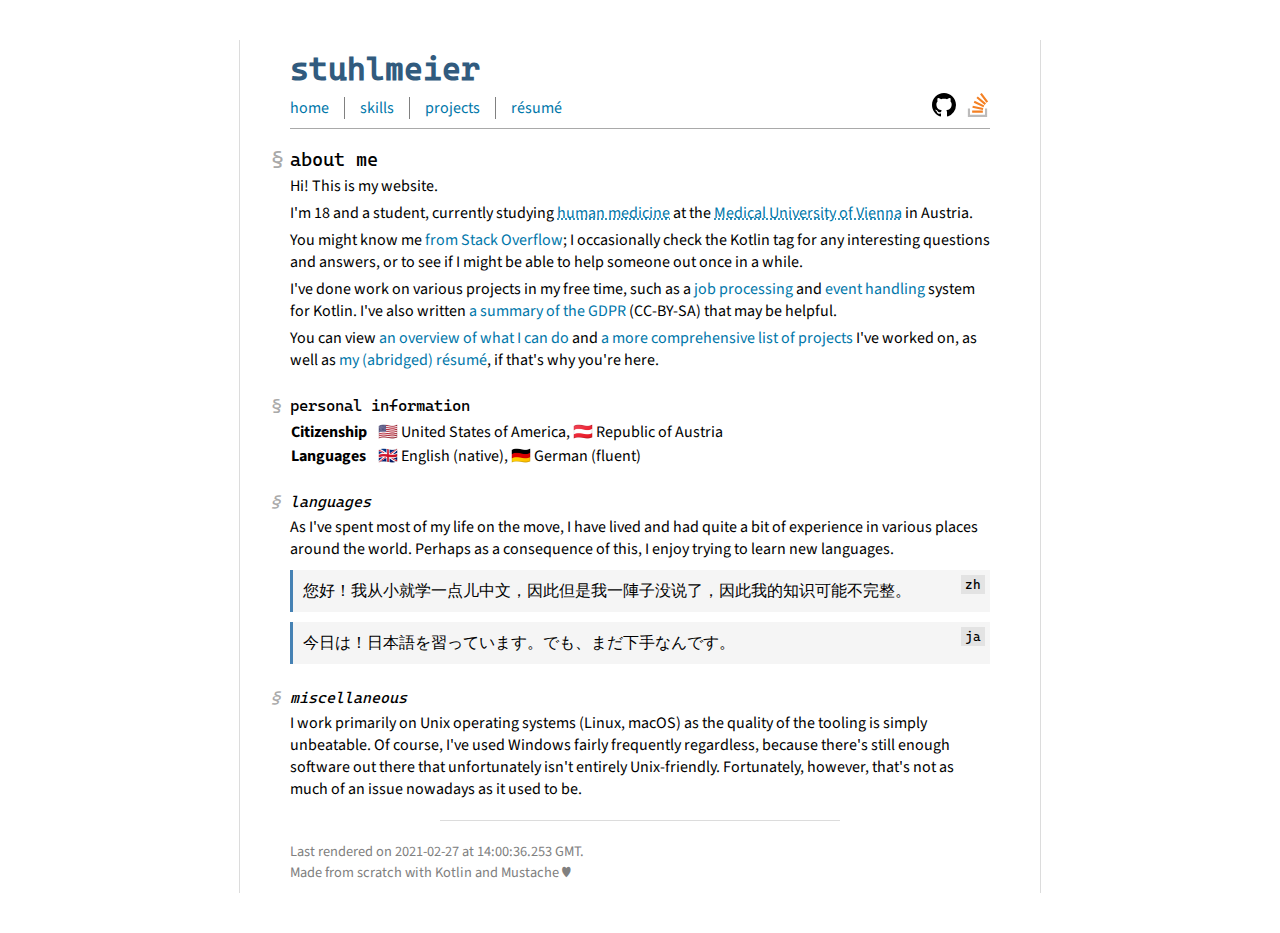
<file: index.html>
<!DOCTYPE html><html lang="en" class="theme-light"><head><meta charset="UTF-8"><meta name="viewport" content="width=480, maximum-scale=1.0"><title>stuhlmeier</title><script src="https://twemoji.maxcdn.com/v/latest/twemoji.min.js" crossorigin="anonymous"></script><link rel="stylesheet" href="/static/css/base.css"></head><body><div id="container"><div id="container-head"><h1><em>stuhlmeier</em></h1><div id="nav-container"><nav id="left-nav"><ul><li><a href="/">Home</a></li><li><a href="/overview">Skills</a></li><li><a href="/projects">Projects</a></li><li><a href="/resume">Résumé</a></li></ul></nav><nav id="right-nav"><ul><li><a href="https://github.com/stuhlmeier/"><img src="/static/image/logo/github.svg" alt="GitHub"/></a></li><li><a href="https://stackoverflow.com/users/7366707/moira"><img src="/static/image/logo/stackoverflow.svg" alt="StackOverflow"/></a></li></ul></nav></div></div><hr><main><section><h2 id="about">About me</h2><p> Hi! This is my website. </p><p> I'm 18 and a student, currently studying <a href="https://www.meduniwien.ac.at/web/studium-weiterbildung/das-diplomstudium-humanmedizin/"><abbr title="Humanmedizin">human medicine</abbr></a> at the <a href="https://www.meduniwien.ac.at/web/"><abbr title="Medizinische Universität Wien">Medical University of Vienna</abbr></a> in Austria. </p><p> You might know me <a href="https://stackoverflow.com/users/7366707/moira">from Stack Overflow</a>; I occasionally check the Kotlin tag for any interesting questions and answers, or to see if I might be able to help someone out once in a while. </p><p> I've done work on various projects in my free time, such as a <a href="https://github.com/stuhlmeier/kotlin-taskqueue">job processing</a> and <a href="https://github.com/stuhlmeier/kotlin-events">event handling</a> system for Kotlin. I've also written <a href="https://github.com/stuhlmeier/gdpr">a summary of the GDPR</a> (CC-BY-SA) that may be helpful. </p><p> You can view <a href="/overview">an overview of what I can do</a> and <a href="/projects">a more comprehensive list of projects</a> I've worked on, as well as <a href="/resume">my (abridged) résumé</a>, if that's why you're here. </p></section><section><h3 id="personal">Personal information</h3><div><table><tbody><tr><th scope="row">Citizenship</th><td>🇺🇸 United States of America, 🇦🇹 Republic of Austria</td></tr><tr><th scope="row">Languages</th><td>🇬🇧 English (native), 🇩🇪 German (fluent)</td></tr></tbody></table></div><section><h4 id="misc">Languages</h3><p> As I've spent most of my life on the move, I have lived and had quite a bit of experience in various places around the world. Perhaps as a consequence of this, I enjoy trying to learn new languages. </p><div class="block"><div class="special"><span class="tag">zh</span></div> 您好！我从小就学一点儿中文，因此但是我一陣子没说了，因此我的知识可能不完整。 </div><div class="block"><div class="special"><span class="tag">ja</span></div> 今日は！日本語を習っています。でも、まだ下手なんです。 </div></section></section><section><h4 id="misc">Miscellaneous</h3><p> I work primarily on Unix operating systems (Linux, macOS) as the quality of the tooling is simply unbeatable. Of course, I've used Windows fairly frequently regardless, because there's still enough software out there that unfortunately isn't entirely Unix-friendly. Fortunately, however, that's not as much of an issue nowadays as it used to be. </p></section></main><hr><footer id="container-foot"><p id="timestamp">Last rendered on 2021-02-27 at 14:00:36.253 GMT.</p><p>Made from scratch with Kotlin and Mustache ♥</p></footer></div><script>
        const query = [...new Array(6).keys()].map(i => `main section h${i + 1}:first-child`).join(", ");
        for (const heading of document.querySelectorAll(query)) {
            if (heading.id) {
                const link = document.createElement("a");
                link.classList.add("heading-anchor");

                link.href = `#${heading.id}`;

                heading.prepend(link);
            }
        }
    </script><script>
        for (const block of document.querySelectorAll(".block[id]")) {
            if (block.id) {
                let special = block.querySelector(".special");
                if (!special) {
                    special = document.createElement("div");
                    special.classList.add("special");

                    block.prepend(special);
                }

                const link = document.createElement("a");
                link.classList.add("block-anchor");

                link.href = `#${block.id}`;
                link.innerHTML = "§";

                special.append(link);
            }
        }
    </script><script>
        twemoji.parse(document.body);
    </script></body></html>
</file>
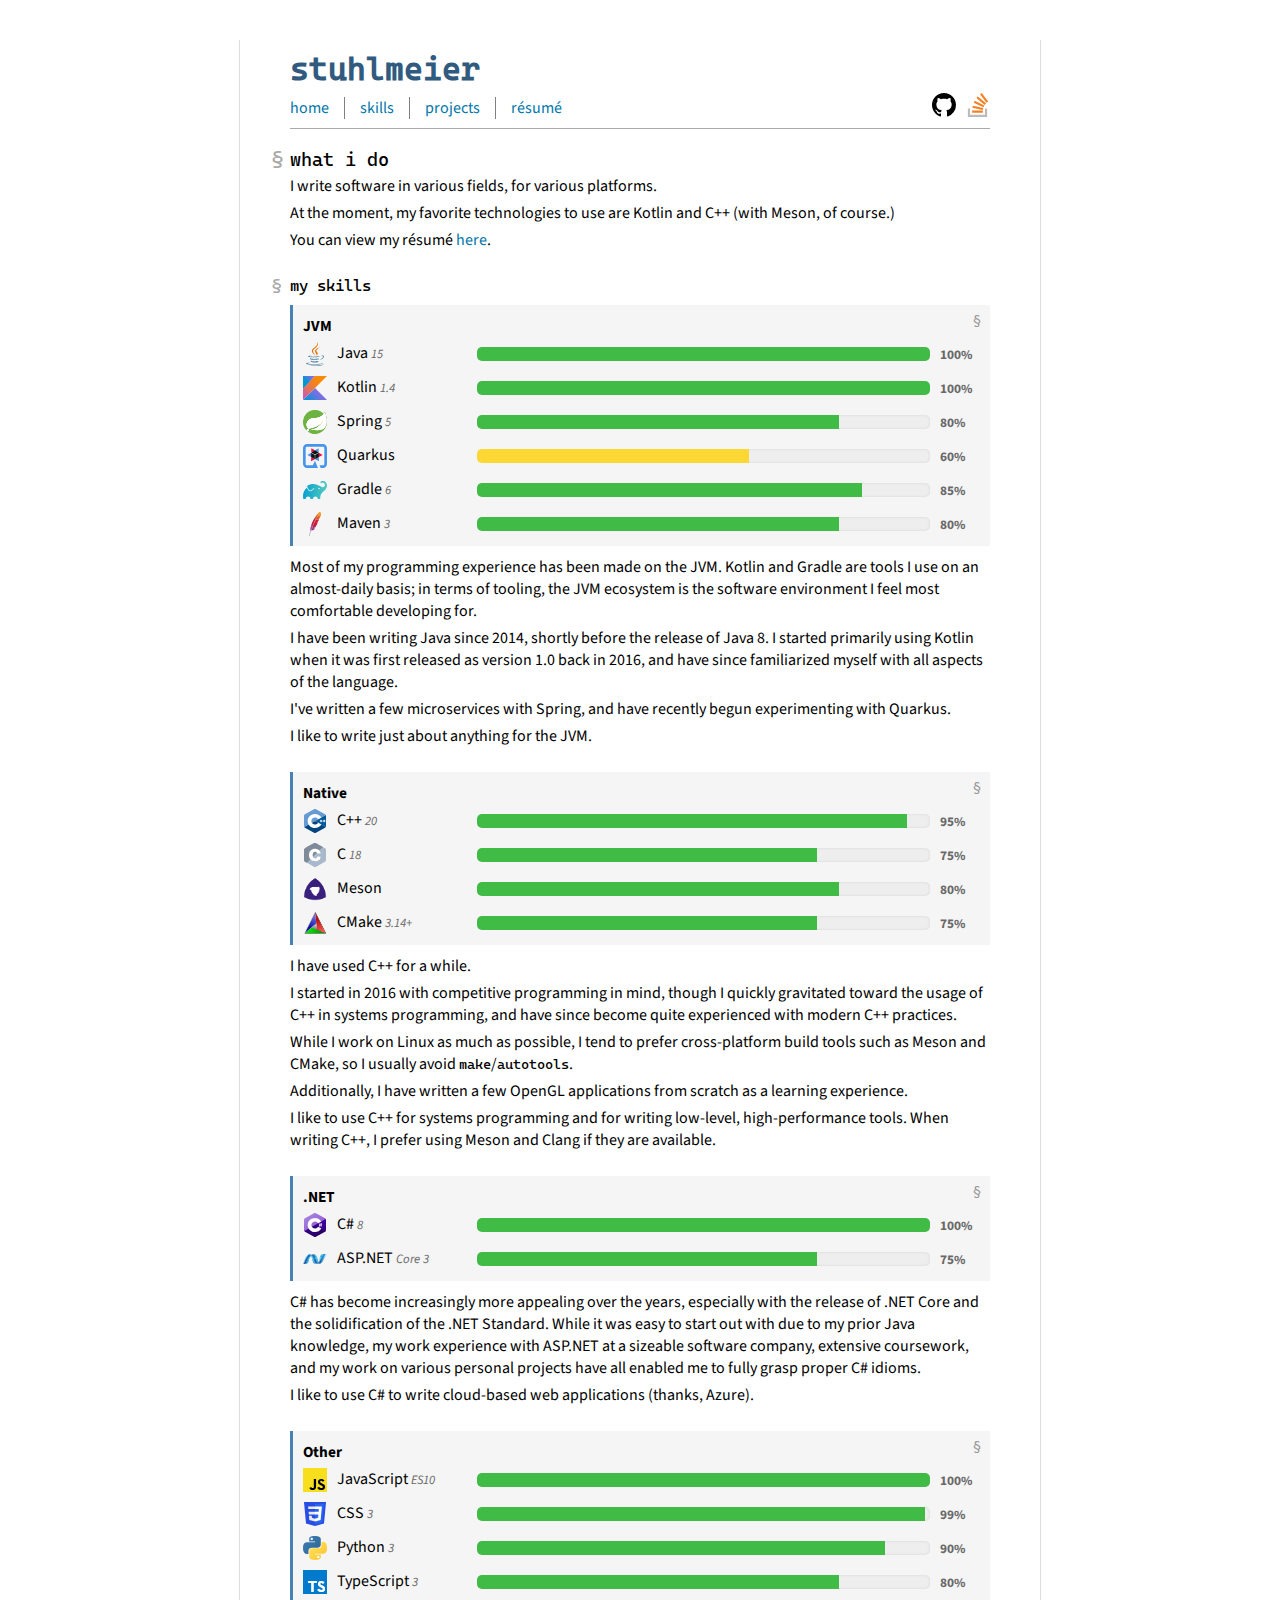
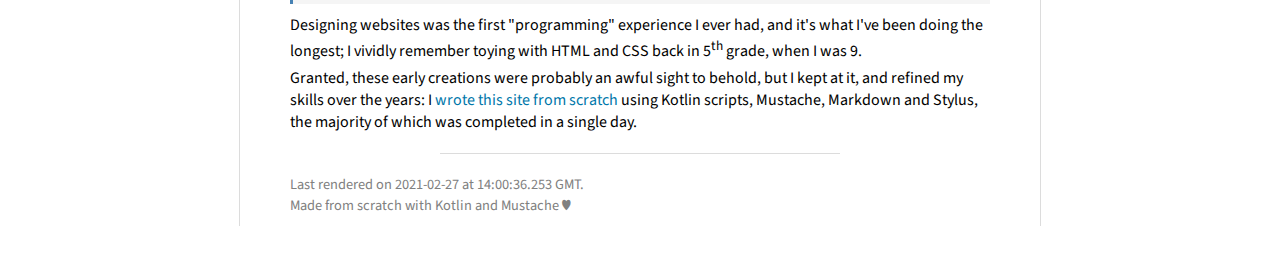
<file: overview/index.html>
<!DOCTYPE html><html lang="en" class="theme-light"><head><meta charset="UTF-8"><meta name="viewport" content="width=480, maximum-scale=1.0"><title>stuhlmeier</title><script src="https://twemoji.maxcdn.com/v/latest/twemoji.min.js" crossorigin="anonymous"></script><link rel="stylesheet" href="/static/css/base.css"><link rel="stylesheet" href="/static/css/overview.css"></head><body><div id="container"><div id="container-head"><h1><em>stuhlmeier</em></h1><div id="nav-container"><nav id="left-nav"><ul><li><a href="/">Home</a></li><li><a href="/overview">Skills</a></li><li><a href="/projects">Projects</a></li><li><a href="/resume">Résumé</a></li></ul></nav><nav id="right-nav"><ul><li><a href="https://github.com/stuhlmeier/"><img src="/static/image/logo/github.svg" alt="GitHub"/></a></li><li><a href="https://stackoverflow.com/users/7366707/moira"><img src="/static/image/logo/stackoverflow.svg" alt="StackOverflow"/></a></li></ul></nav></div></div><hr><main><section><h2 id="top">What I do</h3><p> I write software in various fields, for various platforms. </p><p> At the moment, my favorite technologies to use are Kotlin and C++ (with Meson, of course.) </p><p> You can view my résumé <a href="/resume">here</a>. </p></section><section><h3 id="skills">My skills</h3><section><div class="block" id="jvm"><h4>JVM</h4><div class="overview"><div class="entry"><img class="icon" src="/static/image/logo/java.svg"/><span class="name">Java <span class="qualifier">15</span></span><div class="meter meter-good" title="5.0/5.0"><div style="width: 100%"></div></div><span class="indicator">100%</span></div><div class="entry"><img class="icon" src="/static/image/logo/kotlin.svg"/><span class="name">Kotlin <span class="qualifier">1.4</span></span><div class="meter meter-good" title="5.0/5.0"><div style="width: 100%"></div></div><span class="indicator">100%</span></div><div class="entry"><img class="icon" src="/static/image/logo/spring.svg"/><span class="name">Spring <span class="qualifier">5</span></span><div class="meter meter-good" title="4.0/5.0"><div style="width: 80%"></div></div><span class="indicator">80%</span></div><div class="entry"><img class="icon" src="/static/image/logo/quarkus.svg"/><span class="name">Quarkus</span><div class="meter meter-ok" title="3.0/5.0"><div style="width: 60%"></div></div><span class="indicator">60%</span></div><div class="entry"><img class="icon" src="/static/image/logo/gradle.svg"/><span class="name">Gradle <span class="qualifier">6</span></span><div class="meter meter-good" title="4.25/5.0"><div style="width: 85%"></div></div><span class="indicator">85%</span></div><div class="entry"><img class="icon" src="/static/image/logo/apache.svg"/><span class="name">Maven <span class="qualifier">3</span></span><div class="meter meter-good" title="4.0/5.0"><div style="width: 80%"></div></div><span class="indicator">80%</span></div></div></div><p>Most of my programming experience has been made on the JVM. Kotlin and Gradle are tools I use on an almost-daily basis; in terms of tooling, the JVM ecosystem is the software environment I feel most comfortable developing for.</p><p>I have been writing Java since 2014, shortly before the release of Java 8. I started primarily using Kotlin when it was first released as version 1.0 back in 2016, and have since familiarized myself with all aspects of the language.</p><p>I've written a few microservices with Spring, and have recently begun experimenting with Quarkus.</p><p>I like to write just about anything for the JVM.</p></section><section><div class="block" id="native"><h4>Native</h4><div class="overview"><div class="entry"><img class="icon" src="/static/image/logo/cpp.svg"/><span class="name">C++ <span class="qualifier">20</span></span><div class="meter meter-good" title="4.75/5.0"><div style="width: 95%"></div></div><span class="indicator">95%</span></div><div class="entry"><img class="icon" src="/static/image/logo/c.svg"/><span class="name">C <span class="qualifier">18</span></span><div class="meter meter-good" title="3.75/5.0"><div style="width: 75%"></div></div><span class="indicator">75%</span></div><div class="entry"><img class="icon" src="/static/image/logo/meson.png"/><span class="name">Meson</span><div class="meter meter-good" title="4.0/5.0"><div style="width: 80%"></div></div><span class="indicator">80%</span></div><div class="entry"><img class="icon" src="/static/image/logo/cmake.svg"/><span class="name">CMake <span class="qualifier">3.14+</span></span><div class="meter meter-good" title="3.75/5.0"><div style="width: 75%"></div></div><span class="indicator">75%</span></div></div></div><p>I have used C++ for a while.</p><p>I started in 2016 with competitive programming in mind, though I quickly gravitated toward the usage of C++ in systems programming, and have since become quite experienced with modern C++ practices.</p><p>While I work on Linux as much as possible, I tend to prefer cross-platform build tools such as Meson and CMake, so I usually avoid <code>make</code>/<code>autotools</code>.</p><p>Additionally, I have written a few OpenGL applications from scratch as a learning experience.</p><p>I like to use C++ for systems programming and for writing low-level, high-performance tools. When writing C++, I prefer using Meson and Clang if they are available.</p></section><section><div class="block" id="dotnet"><h4>.NET</h4><div class="overview"><div class="entry"><img class="icon" src="/static/image/logo/cs.svg"/><span class="name">C# <span class="qualifier">8</span></span><div class="meter meter-good" title="5.0/5.0"><div style="width: 100%"></div></div><span class="indicator">100%</span></div><div class="entry"><img class="icon" src="/static/image/logo/net.svg"/><span class="name">ASP.NET <span class="qualifier">Core 3</span></span><div class="meter meter-good" title="3.75/5.0"><div style="width: 75%"></div></div><span class="indicator">75%</span></div></div></div><p>C# has become increasingly more appealing over the years, especially with the release of .NET Core and the solidification of the .NET Standard. While it was easy to start out with due to my prior Java knowledge, my work experience with ASP.NET at a sizeable software company, extensive coursework, and my work on various personal projects have all enabled me to fully grasp proper C# idioms.</p><p>I like to use C# to write cloud-based web applications (thanks, Azure).</p></section><section><div class="block" id="misc"><h4>Other</h4><div class="overview"><div class="entry"><img class="icon" src="/static/image/logo/js.svg"/><span class="name">JavaScript <span class="qualifier">ES10</span></span><div class="meter meter-good" title="5.0/5.0"><div style="width: 100%"></div></div><span class="indicator">100%</span></div><div class="entry"><img class="icon" src="/static/image/logo/css3.svg"/><span class="name">CSS <span class="qualifier">3</span></span><div class="meter meter-good" title="4.95/5.0"><div style="width: 99%"></div></div><span class="indicator">99%</span></div><div class="entry"><img class="icon" src="/static/image/logo/python.svg"/><span class="name">Python <span class="qualifier">3</span></span><div class="meter meter-good" title="4.5/5.0"><div style="width: 90%"></div></div><span class="indicator">90%</span></div><div class="entry"><img class="icon" src="/static/image/logo/ts.svg"/><span class="name">TypeScript <span class="qualifier">3</span></span><div class="meter meter-good" title="4.0/5.0"><div style="width: 80%"></div></div><span class="indicator">80%</span></div></div></div><p>Designing websites was the first "programming" experience I ever had, and it's what I've been doing the longest; I vividly remember toying with HTML and CSS back in 5<sup>th</sup> grade, when I was 9.</p><p>Granted, these early creations were probably an awful sight to behold, but I kept at it, and refined my skills over the years: I <a href="https://github.com/stuhlmeier/stuhlmeier.github.io/">wrote this site from scratch</a> using Kotlin scripts, Mustache, Markdown and Stylus, the majority of which was completed in a single day.</p></section></section></main><hr><footer id="container-foot"><p id="timestamp">Last rendered on 2021-02-27 at 14:00:36.253 GMT.</p><p>Made from scratch with Kotlin and Mustache ♥</p></footer></div><script>
        const query = [...new Array(6).keys()].map(i => `main section h${i + 1}:first-child`).join(", ");
        for (const heading of document.querySelectorAll(query)) {
            if (heading.id) {
                const link = document.createElement("a");
                link.classList.add("heading-anchor");

                link.href = `#${heading.id}`;

                heading.prepend(link);
            }
        }
    </script><script>
        for (const block of document.querySelectorAll(".block[id]")) {
            if (block.id) {
                let special = block.querySelector(".special");
                if (!special) {
                    special = document.createElement("div");
                    special.classList.add("special");

                    block.prepend(special);
                }

                const link = document.createElement("a");
                link.classList.add("block-anchor");

                link.href = `#${block.id}`;
                link.innerHTML = "§";

                special.append(link);
            }
        }
    </script><script>
        twemoji.parse(document.body);
    </script></body></html>
</file>
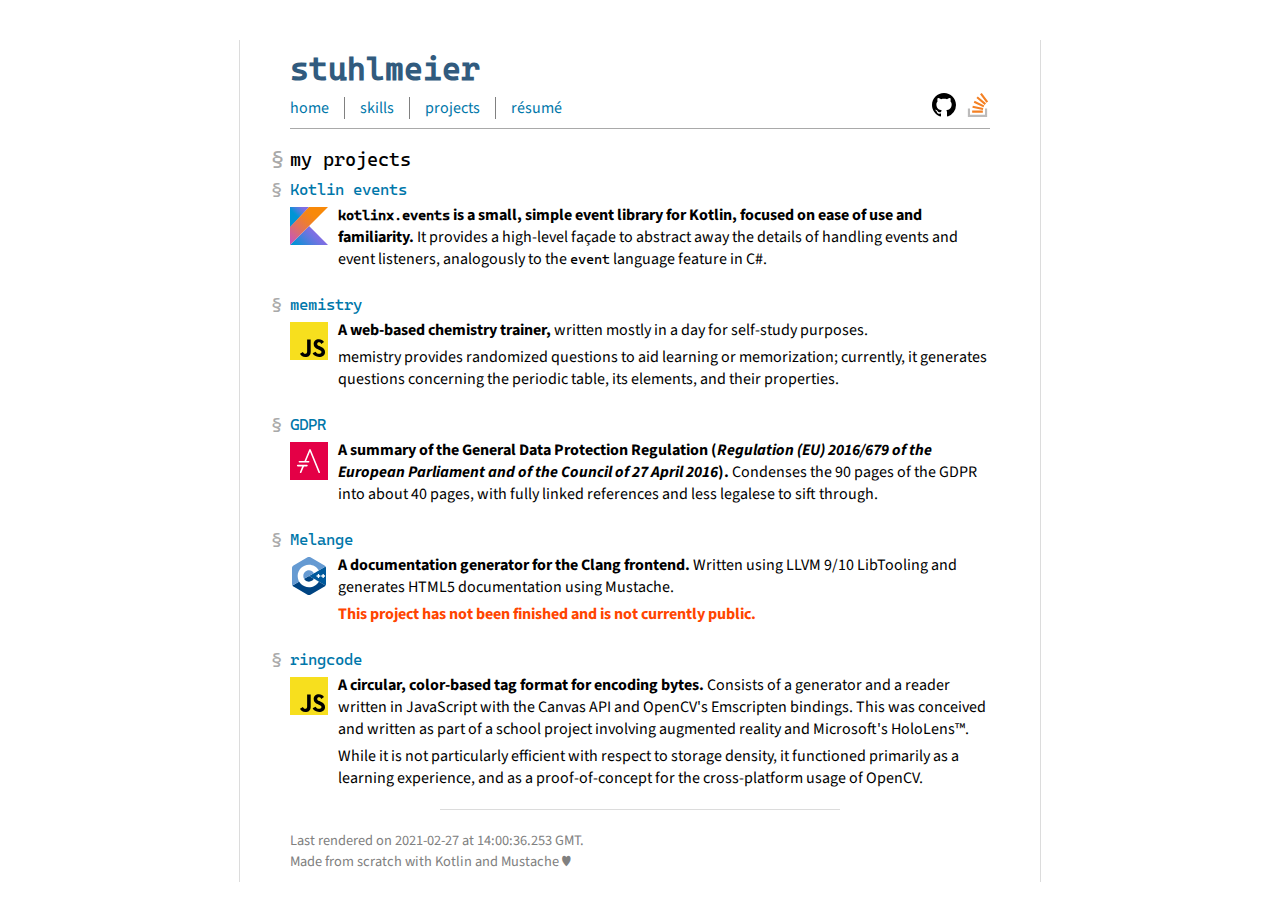
<file: projects/index.html>
<!DOCTYPE html><html lang="en" class="theme-light"><head><meta charset="UTF-8"><meta name="viewport" content="width=480, maximum-scale=1.0"><title>stuhlmeier</title><script src="https://twemoji.maxcdn.com/v/latest/twemoji.min.js" crossorigin="anonymous"></script><link rel="stylesheet" href="/static/css/base.css"><link rel="stylesheet" href="/static/css/projects.css"></head><body><div id="container"><div id="container-head"><h1><em>stuhlmeier</em></h1><div id="nav-container"><nav id="left-nav"><ul><li><a href="/">Home</a></li><li><a href="/overview">Skills</a></li><li><a href="/projects">Projects</a></li><li><a href="/resume">Résumé</a></li></ul></nav><nav id="right-nav"><ul><li><a href="https://github.com/stuhlmeier/"><img src="/static/image/logo/github.svg" alt="GitHub"/></a></li><li><a href="https://stackoverflow.com/users/7366707/moira"><img src="/static/image/logo/stackoverflow.svg" alt="StackOverflow"/></a></li></ul></nav></div></div><hr><main><section><h2 id="top">My projects</h2><section class="project"><h3 id="kotlin-events"><a href="https://github.com/stuhlmeier/kotlin-events/">Kotlin events</a></h3><div class="project-content-container"><a href="https://github.com/stuhlmeier/kotlin-events/"><img class="icon" src="/static/image/logo/kotlin.svg"/></a><div class="project-text"><p><span class="brief"><code>kotlinx.events</code> is a small, simple event library for Kotlin, focused on ease of use and familiarity.</span> It provides a high-level façade to abstract away the details of handling events and event listeners, analogously to the <code>event</code> language feature in C#.</p></div></div></section><section class="project"><h3 id="memistry"><a href="https://stuhlmeier.github.io/memistry/">memistry</a></h3><div class="project-content-container"><a href="https://stuhlmeier.github.io/memistry/"><img class="icon" src="/static/image/logo/js.svg"/></a><div class="project-text"><p><span class="brief">A web-based chemistry trainer,</span> written mostly in a day for self-study purposes.</p><p>memistry provides randomized questions to aid learning or memorization; currently, it generates questions concerning the periodic table, its elements, and their properties.</p></div></div></section><section class="project"><h3 id="gdpr"><a href="https://github.com/stuhlmeier/gdpr/">GDPR</a></h3><div class="project-content-container"><a href="https://github.com/stuhlmeier/gdpr/"><img class="icon" src="/static/image/logo/asciidoctor.svg"/></a><div class="project-text"><p><span class="brief">A summary of the General Data Protection Regulation (<em>Regulation (EU) 2016/679 of the European Parliament and of the Council of 27 April 2016</em>).</span> Condenses the 90 pages of the GDPR into about 40 pages, with fully linked references and less legalese to sift through.</p></div></div></section><section class="project"><h3 id="melange"><a href="https://github.com/stuhlmeier/melange/">Melange</a></h3><div class="project-content-container"><a href="https://github.com/stuhlmeier/melange/"><img class="icon" src="/static/image/logo/cpp.svg"/></a><div class="project-text"><p><span class="brief">A documentation generator for the Clang frontend.</span> Written using LLVM 9/10 LibTooling and generates HTML5 documentation using Mustache.</p><p><span class="warn">This project has not been finished and is not currently public.</span></p></div></div></section><section class="project"><h3 id="ringcode"><a href="https://github.com/stuhlmeier/ringcode-js/">ringcode</a></h3><div class="project-content-container"><a href="https://github.com/stuhlmeier/ringcode-js/"><img class="icon" src="/static/image/logo/js.svg"/></a><div class="project-text"><p><span class="brief">A circular, color-based tag format for encoding bytes.</span> Consists of a generator and a reader written in JavaScript with the Canvas API and OpenCV's Emscripten bindings. This was conceived and written as part of a school project involving augmented reality and Microsoft's HoloLens&trade;.</p><p>While it is not particularly efficient with respect to storage density, it functioned primarily as a learning experience, and as a proof-of-concept for the cross-platform usage of OpenCV.</p></div></div></section></section></main><hr><footer id="container-foot"><p id="timestamp">Last rendered on 2021-02-27 at 14:00:36.253 GMT.</p><p>Made from scratch with Kotlin and Mustache ♥</p></footer></div><script>
        const query = [...new Array(6).keys()].map(i => `main section h${i + 1}:first-child`).join(", ");
        for (const heading of document.querySelectorAll(query)) {
            if (heading.id) {
                const link = document.createElement("a");
                link.classList.add("heading-anchor");

                link.href = `#${heading.id}`;

                heading.prepend(link);
            }
        }
    </script><script>
        for (const block of document.querySelectorAll(".block[id]")) {
            if (block.id) {
                let special = block.querySelector(".special");
                if (!special) {
                    special = document.createElement("div");
                    special.classList.add("special");

                    block.prepend(special);
                }

                const link = document.createElement("a");
                link.classList.add("block-anchor");

                link.href = `#${block.id}`;
                link.innerHTML = "§";

                special.append(link);
            }
        }
    </script><script>
        twemoji.parse(document.body);
    </script></body></html>
</file>
<file: static/css/base.css>
@import url("https://fonts.googleapis.com/css?family=Bree+Serif|Source+Sans+Pro&display=swap");
@font-face{font-family:'Cascadia Code';src:url("/static/font/CascadiaCode.woff2")}body{font-family:'Source Sans Pro',sans-serif}h1,h2,h3,h4,h5,h6{font-weight:normal;font-style:normal;font-family:'Cascadia Code',monospace;margin:0}code{font-family:'Cascadia Code',monospace;font-size:90%}p{margin:0}h1{font-size:24pt;color:#315b7e}h2{font-size:14pt}h3{font-size:12pt}h4{font-size:11.5pt;font-style:italic}a{color:inherit;text-decoration:none}table{border-collapse:collapse;}table th,table td{text-align:left}table th{padding-right:10px}.warn{font-weight:bold;color:#ff4500}.side-content{color:#808080}.block{display:block;background-color:#f5f5f5;padding:10px;margin:10px 0;position:relative;border-left:3px solid #4682b4;}.block h1{font-family:'Source Sans Pro',sans-serif;font-style:normal;font-weight:bold;text-transform:none}.block h2{font-family:'Source Sans Pro',sans-serif;font-style:normal;font-weight:bold;text-transform:none}.block h3{font-family:'Source Sans Pro',sans-serif;font-style:normal;font-weight:bold;text-transform:none}.block h4{font-family:'Source Sans Pro',sans-serif;font-style:normal;font-weight:bold;text-transform:none}.block h5{font-family:'Source Sans Pro',sans-serif;font-style:normal;font-weight:bold;text-transform:none}.block h6{font-family:'Source Sans Pro',sans-serif;font-style:normal;font-weight:bold;text-transform:none}.block .special{user-select:none;margin:-8px -8px 0 0;float:right;display:flex;flex-direction:row-reverse;align-items:center;}.block .special *{margin:3px}.block .tag{display:block;font-family:'Cascadia Code',monospace;min-width:20px;text-align:center;font-size:10pt;padding:2px;background-color:#e3e3e3}.block .block-anchor{text-align:center;min-width:1em;display:block;color:#989898;transition:color .2s;text-decoration:none !important;}.block .block-anchor:hover{color:#657382}.heading-anchor{text-align:center;min-width:1em;float:left;margin-left:-22px;color:#a9a9a9;transition:color .2s;}.heading-anchor:hover{color:#708090}.heading-anchor::after{content:'§'}#container{max-width:700px;margin:40px auto;padding:10px 50px;border-left:1px solid #dcdcdc;border-right:1px solid #dcdcdc}#container-head{overflow:auto;}#container-head h1 em{font-style:normal;font-weight:bolder}#container-head h2{font-size:13pt;font-style:italic;color:#808080}#nav-container{margin:5px 0 0 0;display:flex;flex-direction:row;align-items:center;justify-content:space-between;}#nav-container nav{display:inline-block;}#nav-container nav ul{list-style-type:none;margin:0;padding:0}#nav-container nav#left-nav{text-transform:lowercase;}#nav-container nav#left-nav ul{display:flex;flex-direction:row;align-items:center}#nav-container nav#left-nav li:not(:first-child)::before{border-left:1px solid #808080;content:''}#nav-container nav#left-nav a{padding:0 15px;color:#07a;transition:color .2s;}#nav-container nav#left-nav a:hover{color:#1abaff}#nav-container nav#left-nav li:first-child a{padding-left:0}#nav-container nav#left-nav li:last-child a{padding-right:0}#nav-container nav#right-nav ul{display:flex;flex-direction:row;align-items:center}#nav-container nav#right-nav li{margin-left:10px}#nav-container nav#right-nav img{width:24px;max-height:24px}#container-head + hr{width:100%;border-top:1px solid #a9a9a9;margin-top:5px}hr{margin:20px auto;width:400px;border:none;border-top:1px solid #dcdcdc;color:#dcdcdc}section > hr{border-color:#f5f5f5}main p{margin:0}main h1{text-transform:lowercase}main h1:first-child{margin-top:0}main h1 + p,main h1 + div{margin-top:5px}main h1 + section{margin-top:10px !important}main h1 + h1{margin-top:0}main h1 + h2{margin-top:0}main h1 + h3{margin-top:0}main h1 + h4{margin-top:0}main h1 + h5{margin-top:0}main h1 + h6{margin-top:0}main h2{text-transform:lowercase}main h2:first-child{margin-top:0}main h2 + p,main h2 + div{margin-top:5px}main h2 + section{margin-top:10px !important}main h2 + h1{margin-top:0}main h2 + h2{margin-top:0}main h2 + h3{margin-top:0}main h2 + h4{margin-top:0}main h2 + h5{margin-top:0}main h2 + h6{margin-top:0}main h3{text-transform:lowercase}main h3:first-child{margin-top:0}main h3 + p,main h3 + div{margin-top:5px}main h3 + section{margin-top:10px !important}main h3 + h1{margin-top:0}main h3 + h2{margin-top:0}main h3 + h3{margin-top:0}main h3 + h4{margin-top:0}main h3 + h5{margin-top:0}main h3 + h6{margin-top:0}main h4{text-transform:lowercase}main h4:first-child{margin-top:0}main h4 + p,main h4 + div{margin-top:5px}main h4 + section{margin-top:10px !important}main h4 + h1{margin-top:0}main h4 + h2{margin-top:0}main h4 + h3{margin-top:0}main h4 + h4{margin-top:0}main h4 + h5{margin-top:0}main h4 + h6{margin-top:0}main h5{text-transform:lowercase}main h5:first-child{margin-top:0}main h5 + p,main h5 + div{margin-top:5px}main h5 + section{margin-top:10px !important}main h5 + h1{margin-top:0}main h5 + h2{margin-top:0}main h5 + h3{margin-top:0}main h5 + h4{margin-top:0}main h5 + h5{margin-top:0}main h5 + h6{margin-top:0}main h6{text-transform:lowercase}main h6:first-child{margin-top:0}main h6 + p,main h6 + div{margin-top:5px}main h6 + section{margin-top:10px !important}main h6 + h1{margin-top:0}main h6 + h2{margin-top:0}main h6 + h3{margin-top:0}main h6 + h4{margin-top:0}main h6 + h5{margin-top:0}main h6 + h6{margin-top:0}main p + p{margin-top:5px}main a{color:#07a;}main a:hover{text-decoration:underline}main section{margin-top:5px}main section:not(:first-child){margin-top:25px}#container-foot{user-select:none;font-size:90%;color:#808080}img.emoji{height:1em;width:1em;margin:0 .05em 0 .1em;vertical-align:-.1em}
</file>
<file: static/css/overview.css>
.overview{font-size:12pt;animation:fadeIn .3s ease;}.overview .entry .qualifier{color:#696969;font-style:italic;font-size:80%}.overview{--indicator-font-size:90%;display:grid;grid-template-columns:auto;row-gap:10px;}.overview .entry{display:grid;grid-template-columns:18pt 2fr 7fr auto;column-gap:10px;}.overview .entry > .icon{width:18pt;height:18pt;object-fit:contain;margin:auto}.overview .entry > .indicator{align-self:center;color:#696969;font-size:10pt;width:3em;font-weight:bold}.meter{margin:auto 0;height:10pt;width:100%;border-radius:5px;overflow:hidden;background-color:#eee;box-shadow:0 0 3px rgba(0,0,0,0.1) inset;}.meter > div{height:inherit}.meter.meter-good > div{background-color:#40bb45}.meter.meter-ok > div{background-color:#fdd835}.meter.meter-bad > div{background-color:#cc4600}@-moz-keyframes fadeIn{from{opacity:0}to{opacity:1}}@-webkit-keyframes fadeIn{from{opacity:0}to{opacity:1}}@-o-keyframes fadeIn{from{opacity:0}to{opacity:1}}@keyframes fadeIn{from{opacity:0}to{opacity:1}}
</file>
<file: static/css/projects.css>
.project .project-content-container{display:flex;flex-direction:row;align-items:flex-start}.project h1{text-transform:none}.project h2{text-transform:none}.project h3{text-transform:none}.project h4{text-transform:none}.project h5{text-transform:none}.project h6{text-transform:none}.project .icon{width:2.4em;max-height:2.4em;object-fit:contain;height:auto;margin:3px 10px 0 0}.project .brief{font-weight:bold}
</file>
